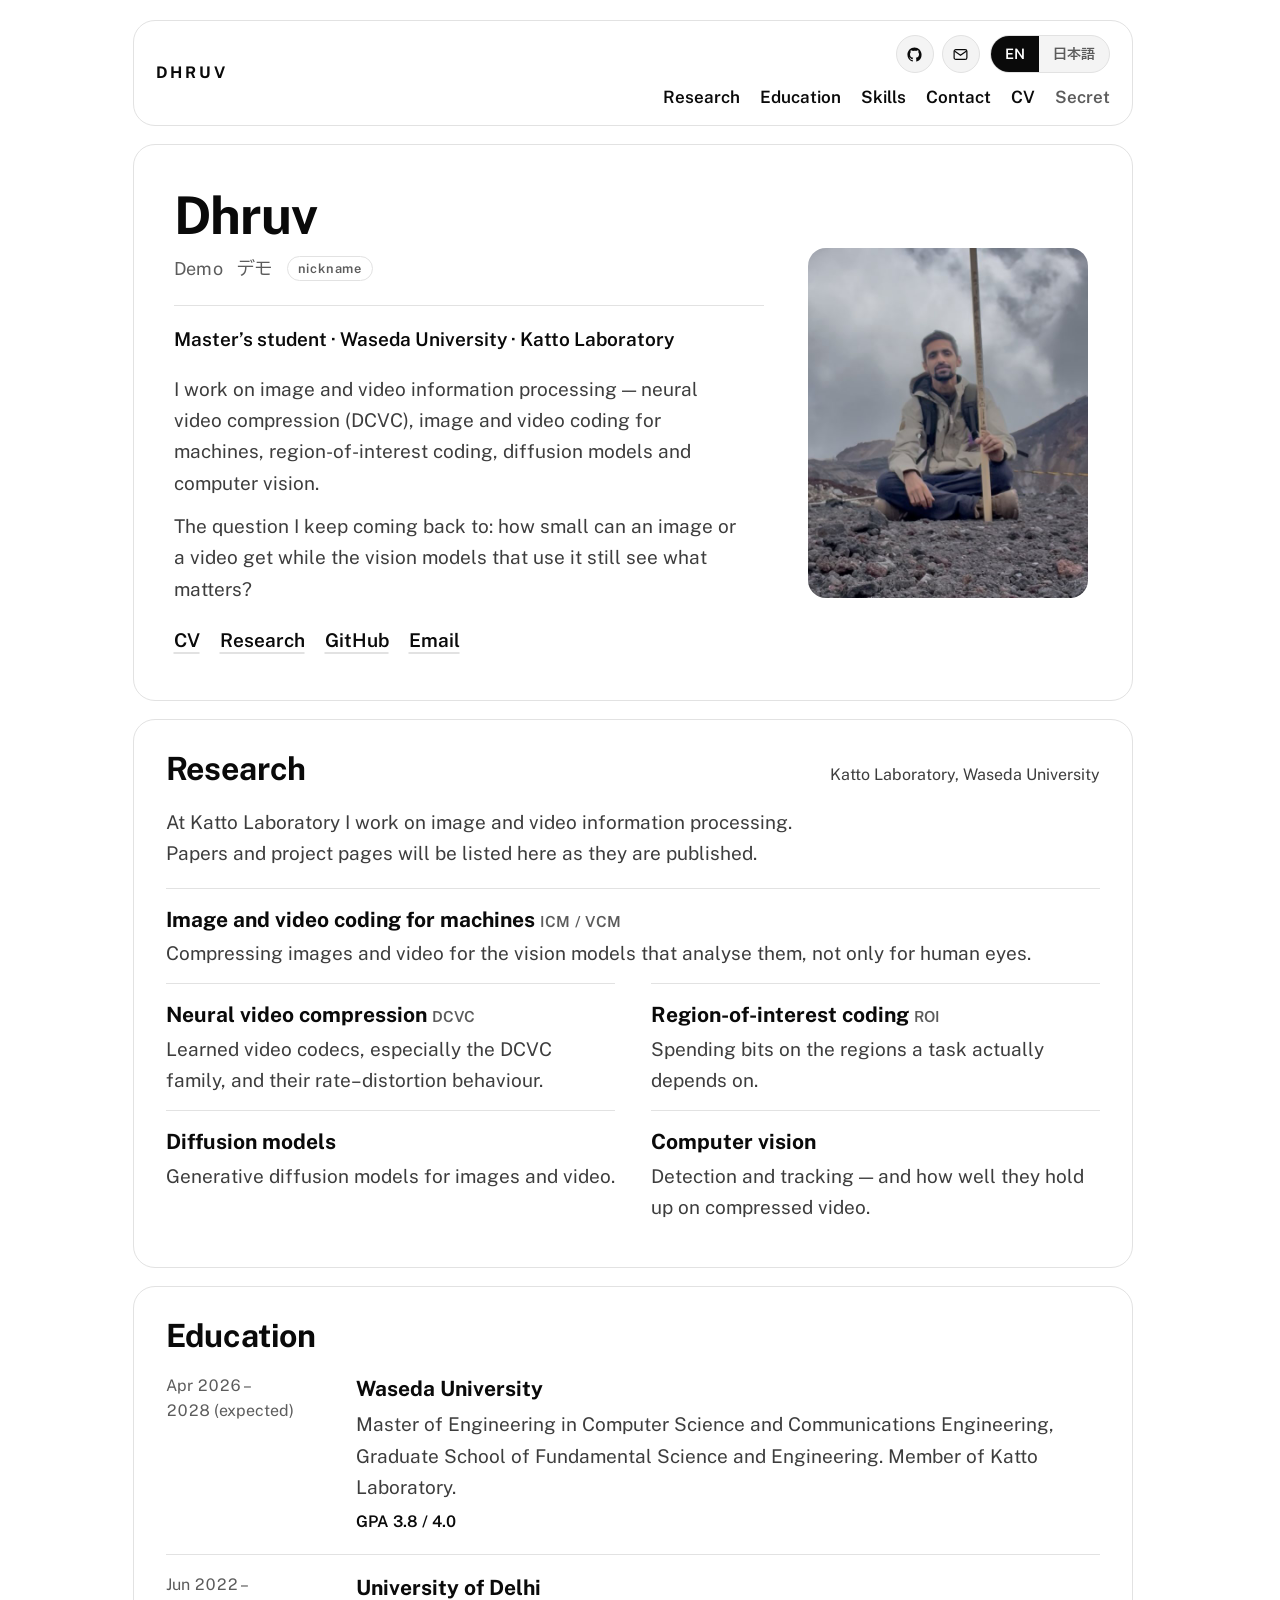
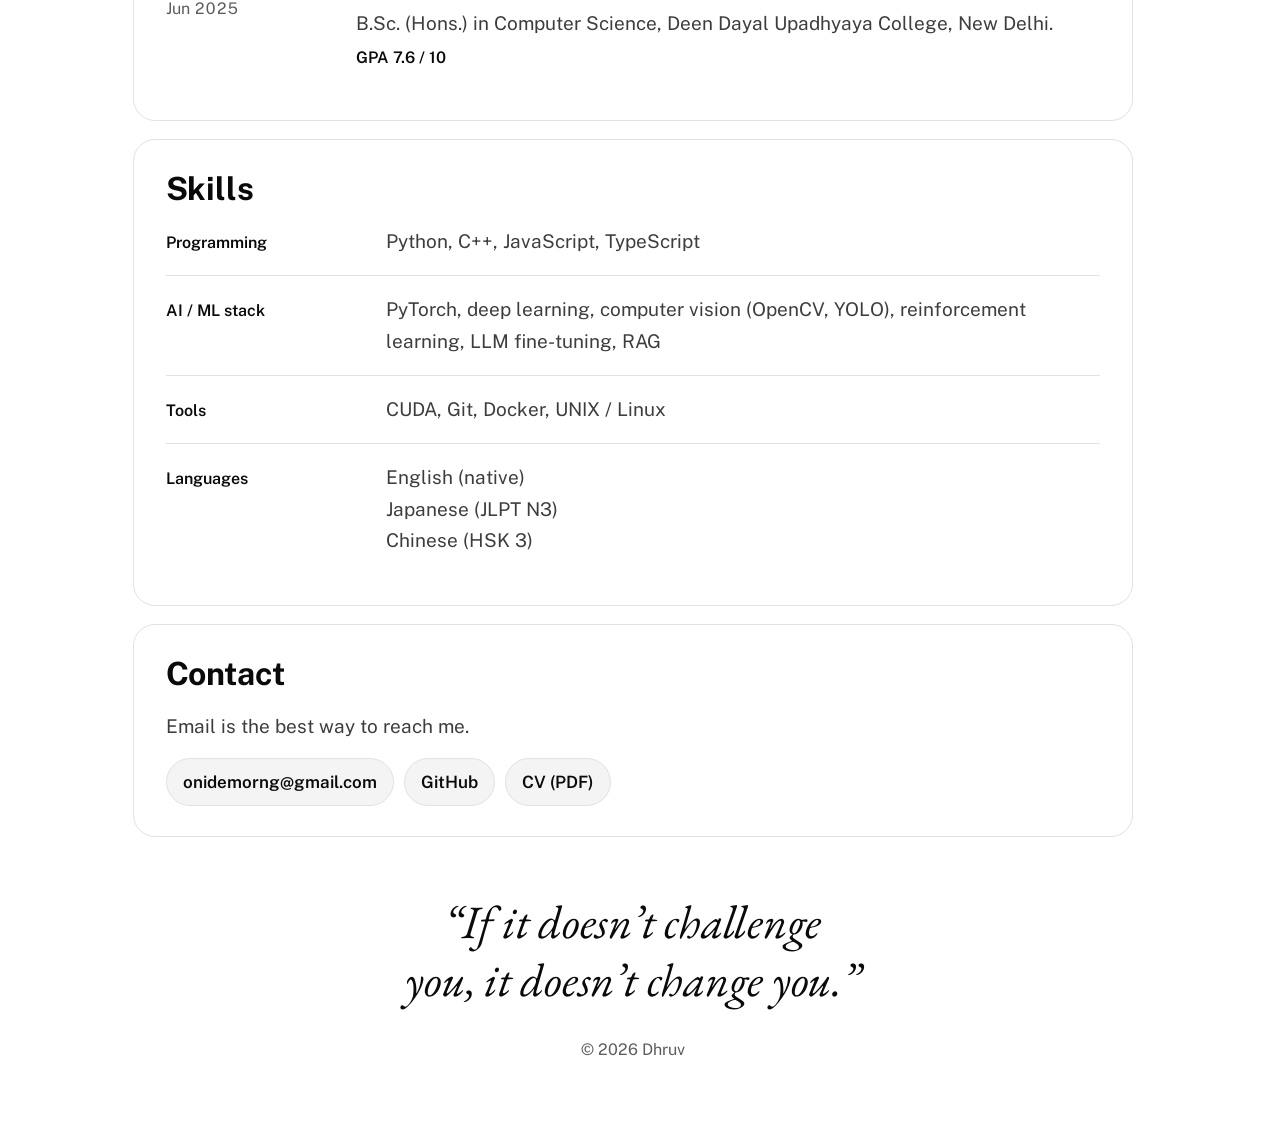
<file: index.html>
<!DOCTYPE html>
<html lang="en">
<head>
  <meta charset="UTF-8" />
  <meta name="viewport" content="width=device-width, initial-scale=1, viewport-fit=cover" />
  <title>Dhruv (Demo)</title>
  <meta name="description" content="Dhruv (nickname Demo, デモ) — master's student at Waseda University, Katto Laboratory. Image and video coding for machines, neural video compression (DCVC), ROI coding, diffusion models and computer vision." />
  <meta name="theme-color" content="#3b3b3b" />
  <meta name="color-scheme" content="dark" />
  <link rel="alternate" hreflang="en" href="https://demohatesrng1.github.io/demohatesrng1/" />
  <link rel="alternate" hreflang="ja" href="https://demohatesrng1.github.io/demohatesrng1/ja/" />
  <link rel="alternate" hreflang="x-default" href="https://demohatesrng1.github.io/demohatesrng1/" />
  <link rel="icon" href="favicon.svg" type="image/svg+xml" />
  <link rel="preconnect" href="https://fonts.googleapis.com" />
  <link rel="preconnect" href="https://fonts.gstatic.com" crossorigin />
  <link href="https://fonts.googleapis.com/css2?family=Public+Sans:wght@400;600;700&family=EB+Garamond:ital@1&display=swap" rel="stylesheet" />
  <link href="https://fonts.googleapis.com/css2?family=BIZ+UDPGothic&text=%E3%83%87%E3%83%A2&display=swap" rel="stylesheet" />
  <link rel="stylesheet" href="styles.css" />
</head>
<body>
  <a class="skip" href="#main">Skip to content</a>

  <div class="page-shell">
    <header class="topbar">
      <div class="topbar__identity">
        <p class="topbar__name"><a href="./">Dhruv</a></p>
      </div>

      <div class="topbar__right">
        <div class="topbar__tools">
          <div class="topbar__links" aria-label="External links">
            <a href="https://github.com/demohatesrng1" target="_blank" rel="noreferrer" aria-label="GitHub">
              <svg class="topbar__icon" viewBox="0 0 24 24" aria-hidden="true"><path fill="currentColor" d="M12 2C6.48 2 2 6.58 2 12.22c0 4.5 2.87 8.32 6.84 9.66.5.1.68-.22.68-.49 0-.24-.01-1.03-.01-1.87-2.78.62-3.37-1.21-3.37-1.21-.45-1.18-1.11-1.49-1.11-1.49-.91-.64.07-.63.07-.63 1 .07 1.53 1.06 1.53 1.06.9 1.57 2.35 1.12 2.92.86.09-.67.35-1.12.63-1.38-2.22-.26-4.55-1.14-4.55-5.09 0-1.13.39-2.05 1.03-2.78-.1-.26-.45-1.31.1-2.73 0 0 .84-.28 2.75 1.06A9.3 9.3 0 0 1 12 6.84c.85 0 1.71.12 2.51.36 1.91-1.34 2.75-1.06 2.75-1.06.55 1.42.2 2.47.1 2.73.64.73 1.03 1.65 1.03 2.78 0 3.96-2.33 4.82-4.56 5.08.36.32.68.94.68 1.9 0 1.37-.01 2.47-.01 2.81 0 .27.18.59.69.49A10.24 10.24 0 0 0 22 12.22C22 6.58 17.52 2 12 2Z"/></svg>
            </a>
            <a href="mailto:onidemorng@gmail.com" aria-label="Email">
              <svg class="topbar__icon" viewBox="0 0 24 24" aria-hidden="true" fill="none" stroke="currentColor" stroke-width="1.7"><rect x="3" y="5" width="18" height="14" rx="2.5"/><path d="m3.5 7 8.5 6 8.5-6"/></svg>
            </a>
          </div>
          <nav class="lang" aria-label="Language">
            <a href="./" hreflang="en" lang="en" aria-current="page">EN</a>
            <a href="ja/" hreflang="ja" lang="ja">日本語</a>
          </nav>
        </div>

        <nav class="topbar__nav" aria-label="Primary">
          <a href="#research">Research</a>
          <a href="#education">Education</a>
          <a href="#skills">Skills</a>
          <a href="#contact">Contact</a>
          <a href="cv.html">CV</a>
          <a href="proposal.html" class="nav-secret" title="a little surprise">Secret</a>
        </nav>
      </div>
    </header>

    <main id="main">
      <section class="hero hero--home" id="about" aria-label="About">
        <div>
          <h1 class="hero__name">Dhruv</h1>
          <p class="hero__aka"><span>Demo</span><span lang="ja">デモ</span><span class="hero__aka-label">nickname</span></p>
          <p class="hero__role">Master’s student · Waseda University · Katto Laboratory</p>
          <p class="hero__lead">
            I work on image and video information processing — neural video compression (DCVC),
            image and video coding for machines, region-of-interest coding, diffusion models and
            computer vision.
          </p>
          <p class="hero__lead">
            The question I keep coming back to: how small can an image or a video get while the
            vision models that use it still see what matters?
          </p>
          <div class="hero__meta-links">
            <a href="cv.html">CV</a>
            <a href="#research">Research</a>
            <a href="https://github.com/demohatesrng1" target="_blank" rel="noreferrer">GitHub</a>
            <a href="mailto:onidemorng@gmail.com">Email</a>
          </div>
        </div>
        <figure class="hero__portrait">
          <img src="assets/portrait.jpg" alt="Dhruv sitting on volcanic gravel under a cloudy sky, holding a walking stick" width="640" height="800" />
        </figure>
      </section>

      <section class="card" id="research">
        <div class="section-heading">
          <h2>Research</h2>
          <p class="section-heading__note">Katto Laboratory, Waseda University</p>
        </div>
        <p class="intro">
          At Katto Laboratory I work on image and video information processing. Papers and project
          pages will be listed here as they are published.
        </p>
        <div class="areas">
          <article class="area area--lead">
            <h3>Image and video coding for machines <span class="status">ICM / VCM</span></h3>
            <p>Compressing images and video for the vision models that analyse them, not only for human eyes.</p>
          </article>
          <article class="area">
            <h3>Neural video compression <span class="status">DCVC</span></h3>
            <p>Learned video codecs, especially the DCVC family, and their rate–distortion behaviour.</p>
          </article>
          <article class="area">
            <h3>Region-of-interest coding <span class="status">ROI</span></h3>
            <p>Spending bits on the regions a task actually depends on.</p>
          </article>
          <article class="area">
            <h3>Diffusion models</h3>
            <p>Generative diffusion models for images and video.</p>
          </article>
          <article class="area">
            <h3>Computer vision</h3>
            <p>Detection and tracking — and how well they hold up on compressed video.</p>
          </article>
        </div>
      </section>

      <section class="card" id="education">
        <div class="section-heading">
          <h2>Education</h2>
        </div>
        <div class="rows">
          <article class="row">
            <p class="row__meta">Apr 2026 –<br />2028 (expected)</p>
            <div class="row__body">
              <h3>Waseda University</h3>
              <p>
                Master of Engineering in Computer Science and Communications Engineering,
                Graduate School of Fundamental Science and Engineering.
                Member of Katto Laboratory.
              </p>
              <p class="row__sub">GPA 3.8 / 4.0</p>
            </div>
          </article>
          <article class="row">
            <p class="row__meta">Jun 2022 –<br />Jun 2025</p>
            <div class="row__body">
              <h3>University of Delhi</h3>
              <p>B.Sc. (Hons.) in Computer Science, Deen Dayal Upadhyaya College, New Delhi.</p>
              <p class="row__sub">GPA 7.6 / 10</p>
            </div>
          </article>
        </div>
      </section>

      <section class="card" id="skills">
        <div class="section-heading">
          <h2>Skills</h2>
        </div>
        <div class="rows">
          <div class="row row--skills">
            <p class="row__meta">Programming</p>
            <div class="row__body"><p>Python, C++, JavaScript, TypeScript</p></div>
          </div>
          <div class="row row--skills">
            <p class="row__meta">AI / ML stack</p>
            <div class="row__body"><p>PyTorch, deep learning, computer vision (OpenCV, YOLO), reinforcement learning, LLM fine-tuning, RAG</p></div>
          </div>
          <div class="row row--skills">
            <p class="row__meta">Tools</p>
            <div class="row__body"><p>CUDA, Git, Docker, UNIX / Linux</p></div>
          </div>
          <div class="row row--skills">
            <p class="row__meta">Languages</p>
            <div class="row__body"><p>English (native)<br />Japanese (JLPT N3)<br />Chinese (HSK 3)</p></div>
          </div>
        </div>
      </section>

      <section class="card" id="contact">
        <div class="section-heading">
          <h2>Contact</h2>
        </div>
        <p>Email is the best way to reach me.</p>
        <div class="contact-line">
          <div class="hero__links">
            <a href="mailto:onidemorng@gmail.com">onidemorng@gmail.com</a>
            <a href="https://github.com/demohatesrng1" target="_blank" rel="noreferrer">GitHub</a>
            <a href="cv.html">CV (PDF)</a>
          </div>
        </div>
      </section>
    </main>

    <section class="motto" aria-label="Motto">
      <p>If it doesn’t challenge you, it doesn’t change you.</p>
    </section>

    <footer class="footer">
      <p>© 2026 Dhruv</p>
    </footer>
  </div>
</body>
</html>
</file>
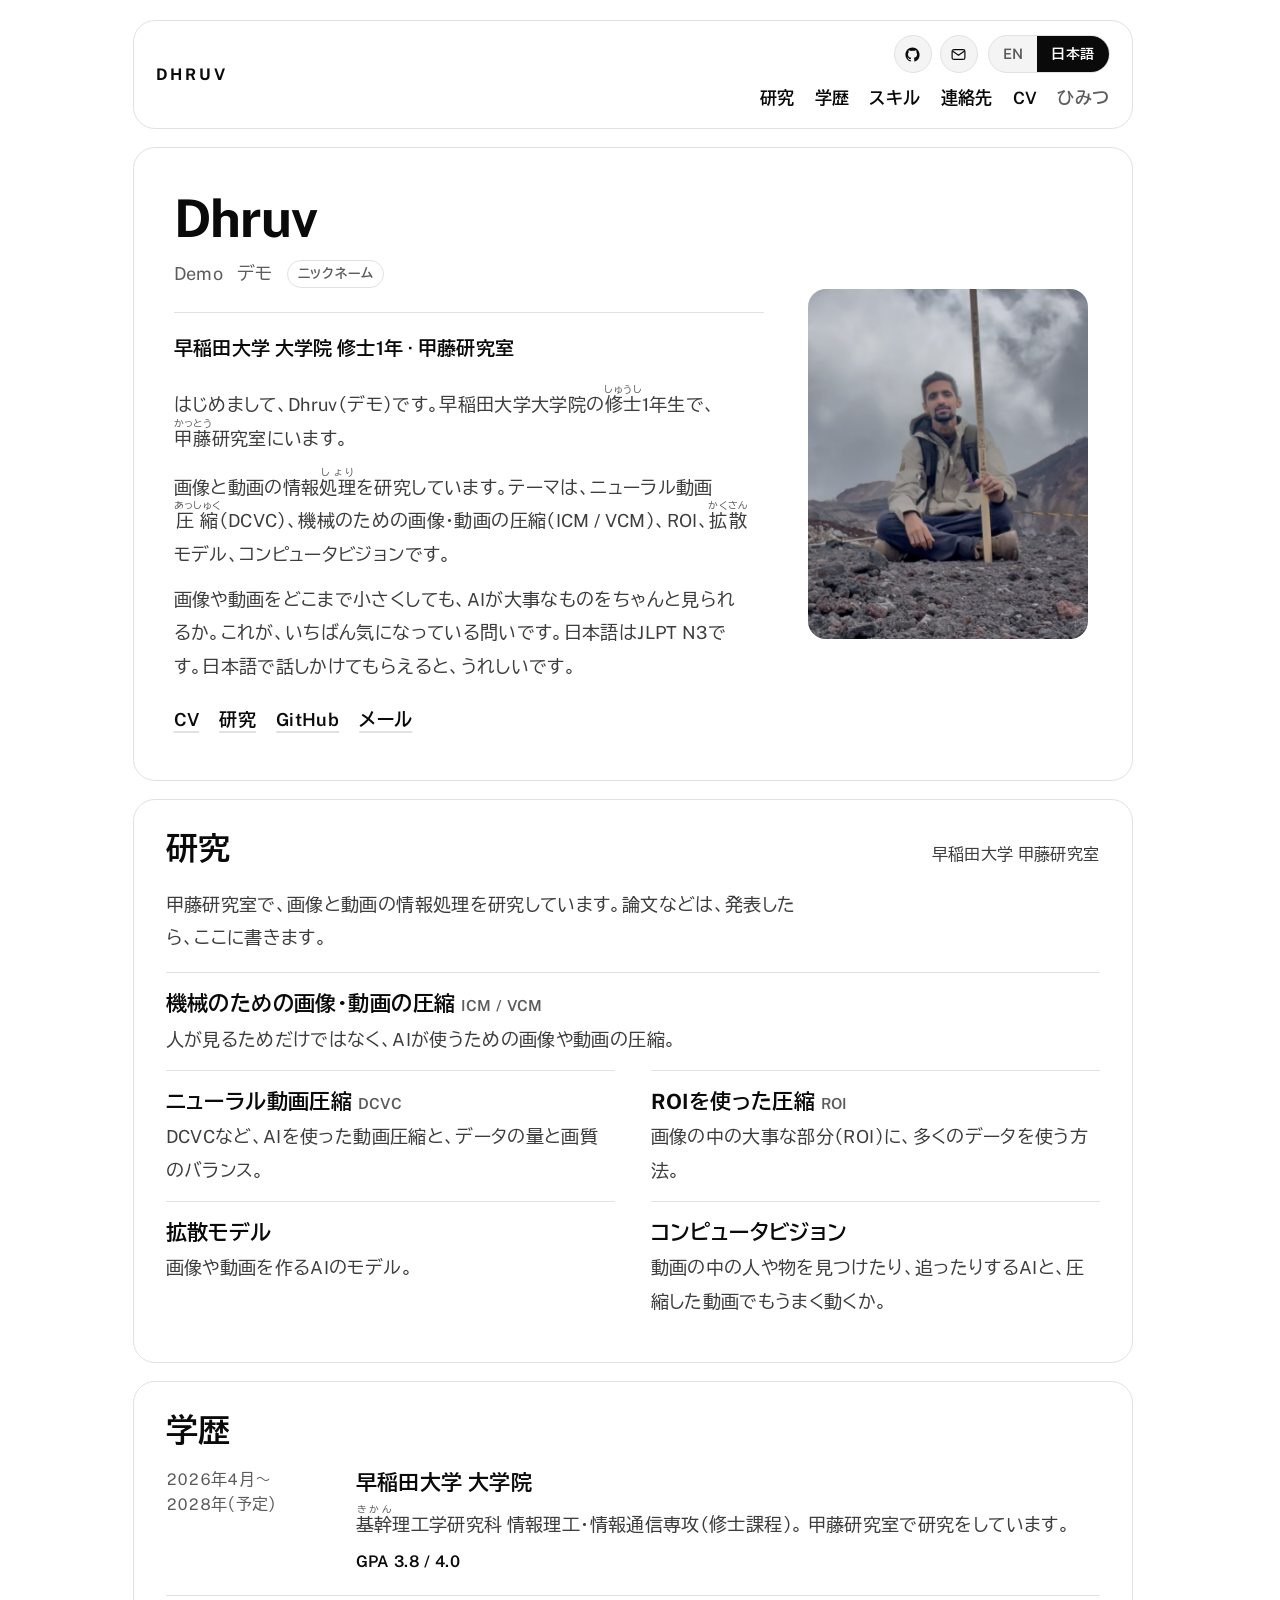
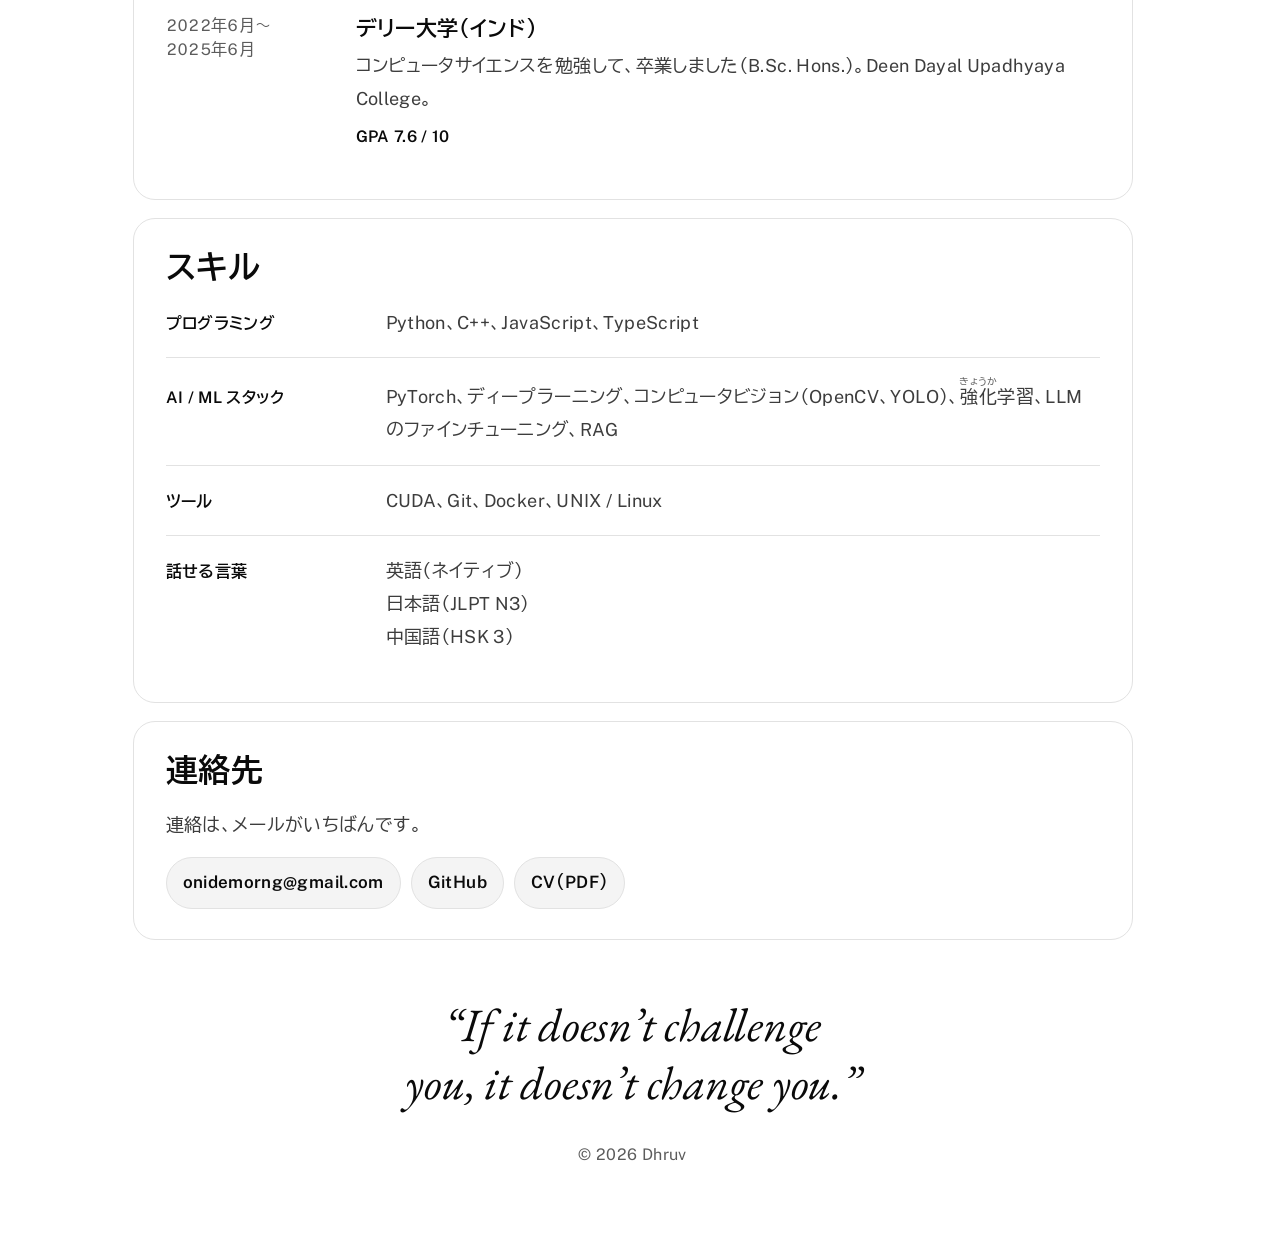
<file: ja/index.html>
<!DOCTYPE html>
<html lang="ja">
<head>
  <meta charset="UTF-8" />
  <meta name="viewport" content="width=device-width, initial-scale=1, viewport-fit=cover" />
  <title>Dhruv（デモ）</title>
  <meta name="description" content="早稲田大学大学院（甲藤研究室）の修士1年、Dhruv（デモ）のページです。画像と動画の情報処理（ニューラル動画圧縮、機械のための画像・動画圧縮、ROI、拡散モデル、コンピュータビジョン）を研究しています。" />
  <meta name="theme-color" content="#3b3b3b" />
  <meta name="color-scheme" content="dark" />
  <link rel="alternate" hreflang="en" href="https://demohatesrng1.github.io/demohatesrng1/" />
  <link rel="alternate" hreflang="ja" href="https://demohatesrng1.github.io/demohatesrng1/ja/" />
  <link rel="alternate" hreflang="x-default" href="https://demohatesrng1.github.io/demohatesrng1/" />
  <link rel="icon" href="../favicon.svg" type="image/svg+xml" />
  <link rel="preconnect" href="https://fonts.googleapis.com" />
  <link rel="preconnect" href="https://fonts.gstatic.com" crossorigin />
  <link href="https://fonts.googleapis.com/css2?family=Public+Sans:wght@400;600;700&family=BIZ+UDPGothic:wght@400;700&family=EB+Garamond:ital@1&display=swap" rel="stylesheet" />
  <link rel="stylesheet" href="../styles.css" />
</head>
<body>
  <a class="skip" href="#main">本文へ</a>

  <div class="page-shell">
    <header class="topbar">
      <div class="topbar__identity">
        <p class="topbar__name" lang="en"><a href="./">Dhruv</a></p>
      </div>

      <div class="topbar__right">
        <div class="topbar__tools">
          <div class="topbar__links" aria-label="外部リンク">
            <a href="https://github.com/demohatesrng1" target="_blank" rel="noreferrer" aria-label="GitHub">
              <svg class="topbar__icon" viewBox="0 0 24 24" aria-hidden="true"><path fill="currentColor" d="M12 2C6.48 2 2 6.58 2 12.22c0 4.5 2.87 8.32 6.84 9.66.5.1.68-.22.68-.49 0-.24-.01-1.03-.01-1.87-2.78.62-3.37-1.21-3.37-1.21-.45-1.18-1.11-1.49-1.11-1.49-.91-.64.07-.63.07-.63 1 .07 1.53 1.06 1.53 1.06.9 1.57 2.35 1.12 2.92.86.09-.67.35-1.12.63-1.38-2.22-.26-4.55-1.14-4.55-5.09 0-1.13.39-2.05 1.03-2.78-.1-.26-.45-1.31.1-2.73 0 0 .84-.28 2.75 1.06A9.3 9.3 0 0 1 12 6.84c.85 0 1.71.12 2.51.36 1.91-1.34 2.75-1.06 2.75-1.06.55 1.42.2 2.47.1 2.73.64.73 1.03 1.65 1.03 2.78 0 3.96-2.33 4.82-4.56 5.08.36.32.68.94.68 1.9 0 1.37-.01 2.47-.01 2.81 0 .27.18.59.69.49A10.24 10.24 0 0 0 22 12.22C22 6.58 17.52 2 12 2Z"/></svg>
            </a>
            <a href="mailto:onidemorng@gmail.com" aria-label="メール">
              <svg class="topbar__icon" viewBox="0 0 24 24" aria-hidden="true" fill="none" stroke="currentColor" stroke-width="1.7"><rect x="3" y="5" width="18" height="14" rx="2.5"/><path d="m3.5 7 8.5 6 8.5-6"/></svg>
            </a>
          </div>
          <nav class="lang" aria-label="言語">
            <a href="../" hreflang="en" lang="en">EN</a>
            <a href="./" hreflang="ja" lang="ja" aria-current="page">日本語</a>
          </nav>
        </div>

        <nav class="topbar__nav" aria-label="メニュー">
          <a href="#research">研究</a>
          <a href="#education">学歴</a>
          <a href="#skills">スキル</a>
          <a href="#contact">連絡先</a>
          <a href="cv.html">CV</a>
          <a href="../proposal.html" class="nav-secret" title="ちょっとしたサプライズ">ひみつ</a>
        </nav>
      </div>
    </header>

    <main id="main">
      <section class="hero hero--home" id="about" aria-label="自己紹介">
        <div>
          <h1 class="hero__name" lang="en">Dhruv</h1>
          <p class="hero__aka"><span lang="en">Demo</span><span>デモ</span><span class="hero__aka-label">ニックネーム</span></p>
          <p class="hero__role">早稲田大学 大学院 修士1年 · 甲藤研究室</p>
          <p class="hero__lead">
            はじめまして、Dhruv（デモ）です。早稲田大学大学院の<ruby>修士<rt>しゅうし</rt></ruby>1年生で、<ruby>甲藤<rt>かっとう</rt></ruby>研究室にいます。
          </p>
          <p class="hero__lead">
            画像と動画の情報<ruby>処理<rt>しょり</rt></ruby>を研究しています。テーマは、ニューラル動画<ruby>圧縮<rt>あっしゅく</rt></ruby>（DCVC）、機械のための画像・動画の圧縮（ICM / VCM）、ROI、<ruby>拡散<rt>かくさん</rt></ruby>モデル、コンピュータビジョンです。
          </p>
          <p class="hero__lead">
            画像や動画をどこまで小さくしても、AIが大事なものをちゃんと見られるか。これが、いちばん気になっている問いです。日本語はJLPT N3です。日本語で話しかけてもらえると、うれしいです。
          </p>
          <div class="hero__meta-links">
            <a href="cv.html">CV</a>
            <a href="#research">研究</a>
            <a href="https://github.com/demohatesrng1" target="_blank" rel="noreferrer">GitHub</a>
            <a href="mailto:onidemorng@gmail.com">メール</a>
          </div>
        </div>
        <figure class="hero__portrait">
          <img src="../assets/portrait.jpg" alt="くもり空の下で、つえを持って座っているDhruv" width="640" height="800" />
        </figure>
      </section>

      <section class="card" id="research">
        <div class="section-heading">
          <h2>研究</h2>
          <p class="section-heading__note">早稲田大学 甲藤研究室</p>
        </div>
        <p class="intro">
          甲藤研究室で、画像と動画の情報処理を研究しています。論文などは、発表したら、ここに書きます。
        </p>
        <div class="areas">
          <article class="area area--lead">
            <h3>機械のための画像・動画の圧縮 <span class="status">ICM / VCM</span></h3>
            <p>人が見るためだけではなく、AIが使うための画像や動画の圧縮。</p>
          </article>
          <article class="area">
            <h3>ニューラル動画圧縮 <span class="status">DCVC</span></h3>
            <p>DCVCなど、AIを使った動画圧縮と、データの量と画質のバランス。</p>
          </article>
          <article class="area">
            <h3>ROIを使った圧縮 <span class="status">ROI</span></h3>
            <p>画像の中の大事な部分（ROI）に、多くのデータを使う方法。</p>
          </article>
          <article class="area">
            <h3>拡散モデル</h3>
            <p>画像や動画を作るAIのモデル。</p>
          </article>
          <article class="area">
            <h3>コンピュータビジョン</h3>
            <p>動画の中の人や物を見つけたり、追ったりするAIと、圧縮した動画でもうまく動くか。</p>
          </article>
        </div>
      </section>

      <section class="card" id="education">
        <div class="section-heading">
          <h2>学歴</h2>
        </div>
        <div class="rows">
          <article class="row">
            <p class="row__meta">2026年4月〜<br />2028年（予定）</p>
            <div class="row__body">
              <h3>早稲田大学 大学院</h3>
              <p>
                <ruby>基幹<rt>きかん</rt></ruby>理工学研究科 情報理工・情報通信専攻（修士課程）。
                甲藤研究室で研究をしています。
              </p>
              <p class="row__sub">GPA 3.8 / 4.0</p>
            </div>
          </article>
          <article class="row">
            <p class="row__meta">2022年6月〜<br />2025年6月</p>
            <div class="row__body">
              <h3>デリー大学（インド）</h3>
              <p>コンピュータサイエンスを勉強して、卒業しました（B.Sc. Hons.）。Deen Dayal Upadhyaya College。</p>
              <p class="row__sub">GPA 7.6 / 10</p>
            </div>
          </article>
        </div>
      </section>

      <section class="card" id="skills">
        <div class="section-heading">
          <h2>スキル</h2>
        </div>
        <div class="rows">
          <div class="row row--skills">
            <p class="row__meta">プログラミング</p>
            <div class="row__body"><p>Python、C++、JavaScript、TypeScript</p></div>
          </div>
          <div class="row row--skills">
            <p class="row__meta">AI / ML スタック</p>
            <div class="row__body"><p>PyTorch、ディープラーニング、コンピュータビジョン（OpenCV、YOLO）、<ruby>強化<rt>きょうか</rt></ruby>学習、LLMのファインチューニング、RAG</p></div>
          </div>
          <div class="row row--skills">
            <p class="row__meta">ツール</p>
            <div class="row__body"><p>CUDA、Git、Docker、UNIX / Linux</p></div>
          </div>
          <div class="row row--skills">
            <p class="row__meta">話せる言葉</p>
            <div class="row__body"><p>英語（ネイティブ）<br />日本語（JLPT N3）<br />中国語（HSK 3）</p></div>
          </div>
        </div>
      </section>

      <section class="card" id="contact">
        <div class="section-heading">
          <h2>連絡先</h2>
        </div>
        <p>連絡は、メールがいちばんです。</p>
        <div class="contact-line">
          <div class="hero__links">
            <a href="mailto:onidemorng@gmail.com">onidemorng@gmail.com</a>
            <a href="https://github.com/demohatesrng1" target="_blank" rel="noreferrer">GitHub</a>
            <a href="cv.html">CV（PDF）</a>
          </div>
        </div>
      </section>
    </main>

    <section class="motto" aria-label="モットー" lang="en">
      <p>If it doesn’t challenge you, it doesn’t change you.</p>
    </section>

    <footer class="footer">
      <p>© 2026 Dhruv</p>
    </footer>
  </div>
</body>
</html>
</file>
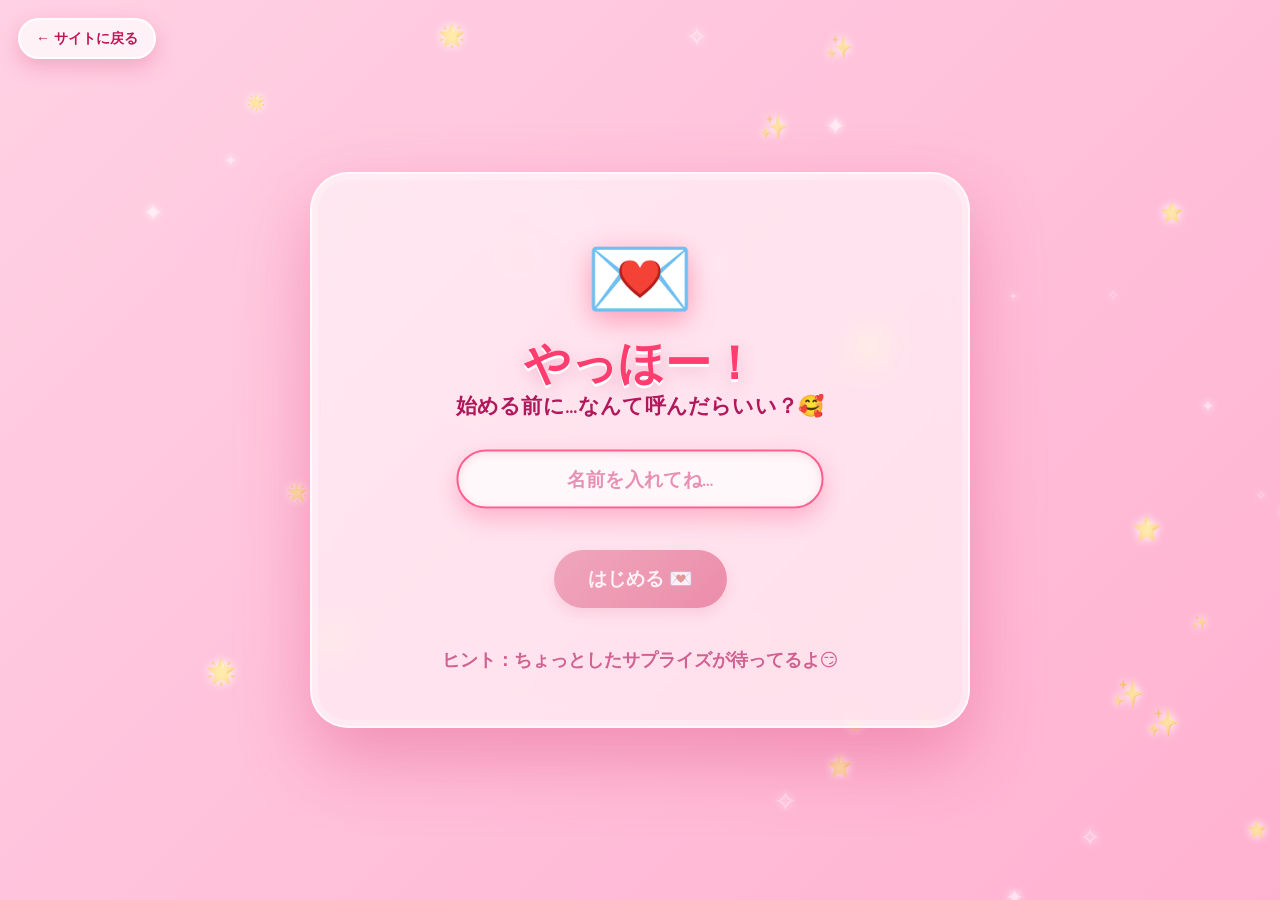
<file: proposal.html>
<!DOCTYPE html>
<html lang="ja">
<head>
<meta charset="UTF-8" />
<meta name="viewport" content="width=device-width, initial-scale=1.0" />
<meta name="robots" content="noindex" />
<title>ねえ、ちょっと聞いてもいい？💌</title>
<link rel="icon" href="data:image/svg+xml,%3Csvg xmlns='http://www.w3.org/2000/svg' width='32' height='32' viewBox='0 0 32 32'%3E%3Ctext y='26' font-size='26'%3E%F0%9F%92%96%3C/text%3E%3C/svg%3E" />
<link rel="preconnect" href="https://fonts.googleapis.com">
<link rel="preconnect" href="https://fonts.gstatic.com" crossorigin>
<link href="https://fonts.googleapis.com/css2?family=Pacifico&family=Quicksand:wght@500;600;700&display=swap" rel="stylesheet">
<style>
  :root{
    --pink:#ff7eb3;
    --pink-soft:#ffb6d5;
    --red:#ff3d6e;
    --deep:#d6336c;
    --cream:#fff0f6;
  }
  *{ box-sizing:border-box; margin:0; padding:0; }
  html,body{ height:100%; }
  body{
    font-family:'Quicksand',system-ui,sans-serif;
    min-height:100vh;
    overflow:hidden;
    background:linear-gradient(135deg,#ffd1e3 0%, #ffb0cf 35%, #ff8fc0 70%, #ff6fae 100%);
    background-size:300% 300%;
    animation:bgShift 14s ease infinite;
    display:flex;
    align-items:center;
    justify-content:center;
    position:relative;
    text-align:center;
    color:#7a0030;
    -webkit-tap-highlight-color:transparent;
  }
  @keyframes bgShift{
    0%{ background-position:0% 50%; }
    50%{ background-position:100% 50%; }
    100%{ background-position:0% 50%; }
  }

  /* floating hearts + stars layer */
  .sky{ position:fixed; inset:0; overflow:hidden; pointer-events:none; z-index:1; }
  .float{
    position:absolute;
    bottom:-60px;
    font-size:24px;
    opacity:0;
    will-change:transform,opacity;
    animation:rise linear forwards;
    filter:drop-shadow(0 4px 6px rgba(214,51,108,.25));
  }
  @keyframes rise{
    0%{ transform:translateY(0) rotate(0deg) scale(.6); opacity:0; }
    10%{ opacity:.95; }
    90%{ opacity:.9; }
    100%{ transform:translateY(-115vh) rotate(360deg) scale(1.1); opacity:0; }
  }
  .twinkle{
    position:absolute;
    color:#fff6;
    animation:tw 2.4s ease-in-out infinite;
    text-shadow:0 0 8px #fff;
  }
  @keyframes tw{
    0%,100%{ opacity:.15; transform:scale(.7); }
    50%{ opacity:1; transform:scale(1.25); }
  }

  /* the card */
  .card{
    position:relative;
    z-index:5;
    width:min(94vw,660px);
    padding:58px 46px 54px;
    border-radius:38px;
    background:rgba(255,255,255,.55);
    backdrop-filter:blur(14px);
    -webkit-backdrop-filter:blur(14px);
    border:2px solid rgba(255,255,255,.75);
    box-shadow:0 30px 70px rgba(214,51,108,.35), inset 0 0 0 6px rgba(255,255,255,.25);
    animation:pop .7s cubic-bezier(.2,1.3,.4,1) both, floatCard 6s ease-in-out 1s infinite;
  }
  @keyframes pop{ 0%{ transform:scale(.7); opacity:0; } 100%{ transform:scale(1); opacity:1; } }
  @keyframes floatCard{ 0%,100%{ transform:translateY(0); } 50%{ transform:translateY(-10px); } }

  .bigheart{
    font-size:88px;
    line-height:1;
    display:inline-block;
    animation:beat 1.1s ease-in-out infinite;
    filter:drop-shadow(0 8px 14px rgba(255,61,110,.45));
  }
  @keyframes beat{
    0%,100%{ transform:scale(1); }
    15%{ transform:scale(1.22); }
    30%{ transform:scale(.96); }
    45%{ transform:scale(1.12); }
  }

  .q{
    font-family:'Pacifico',cursive;
    font-size:clamp(30px,7vw,46px);
    color:var(--red);
    margin:14px 0 6px;
    line-height:1.15;
    text-shadow:0 3px 0 #fff, 0 6px 18px rgba(214,51,108,.3);
  }
  .sub{
    font-weight:600;
    font-size:21px;
    color:#b1175a;
    margin-bottom:30px;
    letter-spacing:.2px;
  }

  /* buttons */
  .btns{
    position:relative;
    display:flex;
    gap:18px;
    align-items:center;
    justify-content:center;
    min-height:90px;
    flex-wrap:wrap;
  }
  button{
    font-family:'Quicksand',sans-serif;
    font-weight:700;
    border:none;
    cursor:pointer;
    border-radius:999px;
    padding:16px 34px;
    font-size:19px;
    transition:transform .18s cubic-bezier(.2,1.3,.4,1), box-shadow .2s;
    -webkit-tap-highlight-color:transparent;
    user-select:none;
  }
  #yes{
    background:linear-gradient(135deg,#ff5f8f,#ff2d6a);
    color:#fff;
    box-shadow:0 12px 26px rgba(255,45,106,.5);
    transform-origin:center;
    will-change:transform;
    position:relative;
    z-index:6;
  }
  #yes:hover{ filter:brightness(1.05); }
  #yes:active{ transform:scale(var(--yesScale,1)) translateY(2px); }

  #no{
    background:#fff;
    color:#c01754;
    box-shadow:0 8px 18px rgba(214,51,108,.25);
    border:2px solid #ffd0e2;
    will-change:left,top,transform;
  }
  #no.run{ position:fixed; z-index:9; margin:0;
    transition:left .16s ease-out, top .16s ease-out, transform .18s cubic-bezier(.2,1.3,.4,1); }

  /* full-screen heart burst overlay */
  .burst{ position:fixed; inset:0; z-index:50; pointer-events:none; }
  .burst span{
    position:absolute;
    font-size:30px;
    animation:fly .9s ease-out forwards;
  }
  @keyframes fly{
    0%{ transform:translate(0,0) scale(.4); opacity:1; }
    100%{ transform:translate(var(--tx),var(--ty)) scale(1.3); opacity:0; }
  }

  .hint{
    margin-top:24px;
    font-size:18px;
    font-weight:600;
    color:#c64b80;
    opacity:.85;
  }

  /* little nav back to the main site */
  .home-link{
    position:fixed; top:18px; left:18px; z-index:40;
    display:inline-flex; align-items:center; gap:7px;
    font-family:'Quicksand',sans-serif; font-weight:700; font-size:14px;
    text-decoration:none; color:#c01754;
    background:rgba(255,255,255,.72);
    backdrop-filter:blur(8px); -webkit-backdrop-filter:blur(8px);
    padding:9px 16px; border-radius:999px;
    border:2px solid rgba(255,255,255,.85);
    box-shadow:0 8px 20px rgba(214,51,108,.25);
    transition:transform .18s, background .18s;
  }
  .home-link:hover{ transform:translateX(-2px) scale(1.05); background:#fff; }

  /* name screen input + button */
  #nameInput{
    font-family:'Quicksand',sans-serif; font-weight:600; font-size:19px;
    text-align:center; color:#a8174f;
    width:min(84%,360px); display:block; margin:4px auto 26px;
    padding:15px 22px;
    border:2px solid rgba(255,255,255,.85); border-radius:999px;
    background:rgba(255,255,255,.72);
    box-shadow:inset 0 2px 8px rgba(214,51,108,.12), 0 8px 18px rgba(214,51,108,.15);
    outline:none; transition:border .2s, box-shadow .2s, transform .2s;
  }
  #nameInput::placeholder{ color:#e890b4; font-weight:600; }
  #nameInput:focus{
    border-color:#ff5f8f; transform:scale(1.02);
    box-shadow:inset 0 2px 8px rgba(214,51,108,.15), 0 10px 24px rgba(255,45,106,.28);
  }
  #goBtn{
    background:linear-gradient(135deg,#ff5f8f,#ff2d6a); color:#fff;
    box-shadow:0 12px 26px rgba(255,45,106,.5);
  }
  #goBtn:hover{ filter:brightness(1.05); transform:translateY(-2px); }
  #goBtn:disabled{
    opacity:.5; cursor:not-allowed; filter:grayscale(.25);
    transform:none; box-shadow:0 6px 14px rgba(255,45,106,.25);
  }
  [hidden]{ display:none !important; }
</style>
</head>
<body>

  <a class="home-link" href="ja/">← サイトに戻る</a>

  <div class="sky" id="sky" aria-hidden="true"></div>

  <main class="card" id="nameCard">
    <div class="bigheart">💌</div>
    <h1 class="q">やっほー！</h1>
    <p class="sub">始める前に…なんて呼んだらいい？🥰</p>

    <input id="nameInput" type="text" maxlength="40" placeholder="名前を入れてね…"
           autocomplete="off" autocapitalize="words" />

    <div class="btns">
      <button id="goBtn" type="button" disabled>はじめる 💌</button>
    </div>

    <p class="hint">ヒント：ちょっとしたサプライズが待ってるよ😏</p>
  </main>

  <main class="card" id="proposalCard" hidden>
    <div class="bigheart">💖</div>
    <h1 class="q">ずっと好きでした。デートしてくれませんか？</h1>
    <p class="sub" id="subLine">正直に答えてね… 🥺👉👈</p>

    <div class="btns" id="btns">
      <button id="yes" type="button">はい 💘</button>
      <button id="no" type="button">いいえ</button>
    </div>

    <p class="hint">ヒント：「いいえ」ボタンはちょっと恥ずかしがり屋さんみたい😏</p>
  </main>

<script>
  /* ===================================================================
       📨  GET NOTIFIED WHEN SOMEONE SAYS YES
       1. Go to  https://web3forms.com
       2. Enter your email (demohatesrng@gmail.com) and submit
       3. Copy the "Access Key" they email you and paste it between the
          quotes below (replace YOUR_ACCESS_KEY_HERE — keep the quotes)
     =================================================================== */
  const WEB3FORMS_ACCESS_KEY = "5c1fc42e-e543-434b-8e0d-c46c6361c696";
  /* =================================================================== */

  let guestName  = "";
  let gameActive = false;

  /* ---------- floating hearts + twinkling stars ---------- */
  const sky = document.getElementById('sky');
  const hearts = ['💗','💖','💕','❤️','💓','🩷','💞','💘'];
  const stars  = ['✦','✧','⭐','🌟','✨'];

  function spawnFloat(){
    const el = document.createElement('div');
    el.className = 'float';
    el.textContent = hearts[Math.random()*hearts.length|0];
    el.style.left = Math.random()*100 + 'vw';
    const dur = 6 + Math.random()*7;
    el.style.animationDuration = dur + 's';
    el.style.fontSize = (16 + Math.random()*26) + 'px';
    sky.appendChild(el);
    setTimeout(()=>el.remove(), dur*1000);
  }
  setInterval(spawnFloat, 320);
  for(let i=0;i<14;i++) setTimeout(spawnFloat, i*180);

  function spawnStars(){
    for(let i=0;i<40;i++){
      const s = document.createElement('div');
      s.className = 'twinkle';
      s.textContent = stars[Math.random()*stars.length|0];
      s.style.left = Math.random()*100 + 'vw';
      s.style.top  = Math.random()*100 + 'vh';
      s.style.fontSize = (10 + Math.random()*18) + 'px';
      s.style.animationDelay = (Math.random()*2.4) + 's';
      sky.appendChild(s);
    }
  }
  spawnStars();

  /* ---------- the runaway "No" + growing "Yes" ---------- */
  const yes = document.getElementById('yes');
  const no  = document.getElementById('no');
  const noLines = [
    'いいえ',
    '本当に？🥺',
    'ほんとに？？😮',
    'もう一回考えて！💭',
    'お願い〜🥹',
    'いじわるしないで😭',
    '最後のチャンス！💔',
    '捕まえられないよ〜😝',
    '「はい」って言って🙈',
    'もう一度考えて？🌷'
  ];

  let yesScale = 1, dodges = 0, lastHop = 0;
  let curX = 0, curY = 0, attached = false;
  const SAFE = 115;   // how close the cursor may get before it bolts
  const PAD  = 18;    // keep this much gap from every screen edge

  function clamp(v, lo, hi){ return Math.max(lo, Math.min(hi, v)); }

  // switch to fixed positioning exactly where it currently sits (no visual jump)
  function detach(){
    if(attached) return;
    const r = no.getBoundingClientRect();
    curX = r.left; curY = r.top;
    no.style.left = curX + 'px';
    no.style.top  = curY + 'px';
    no.classList.add('run');
    // pop out of the animated .card — its CSS transform was making position:fixed
    // resolve against the card box instead of the viewport, flinging it off-screen.
    document.body.appendChild(no);
    attached = true;
  }

  // jump to a random spot far from the cursor — ALWAYS fully inside the screen
  function escape(px, py){
    detach();
    const w = no.offsetWidth, h = no.offsetHeight;
    const maxX = Math.max(PAD, window.innerWidth  - w - PAD);
    const maxY = Math.max(PAD, window.innerHeight - h - PAD);

    // try several random landing spots, keep the one farthest from the cursor
    let best = null, bestD = -1;
    for(let i=0;i<18;i++){
      const tx = PAD + Math.random()*(maxX - PAD);
      const ty = PAD + Math.random()*(maxY - PAD);
      const d  = Math.hypot(tx + w/2 - px, ty + h/2 - py)   // away from cursor
               + Math.hypot(tx - curX, ty - curY)*0.25;     // and a real jump from here
      if(d > bestD){ bestD = d; best = {tx, ty}; }
      if(Math.hypot(tx + w/2 - px, ty + h/2 - py) > SAFE*2.2){ best = {tx, ty}; break; }
    }

    curX = clamp(best.tx, PAD, maxX);
    curY = clamp(best.ty, PAD, maxY);
    no.style.left = curX + 'px';
    no.style.top  = curY + 'px';
    no.style.transform = 'rotate(' + (Math.random()*16 - 8) + 'deg)';

    // taunt + grow Yes just a little each genuine attempt
    dodges++;
    no.textContent = noLines[dodges % noLines.length];
    yesScale = Math.min(1 + dodges*0.08, 2.8);
    yes.style.setProperty('--yesScale', yesScale);
    yes.style.transform = 'scale(' + yesScale + ')';
  }

  // bolt when the pointer gets near it
  function near(e){
    if(!gameActive) return;
    const px = e.touches ? e.touches[0].clientX : e.clientX;
    const py = e.touches ? e.touches[0].clientY : e.clientY;
    const r = no.getBoundingClientRect();
    const cx = r.left + r.width/2, cy = r.top + r.height/2;
    if(Math.hypot(px - cx, py - cy) < SAFE){
      const now = performance.now();
      if(now - lastHop < 90) return;   // small cooldown so it doesn't stutter
      lastHop = now;
      escape(px, py);
    }
  }

  document.addEventListener('mousemove', near, {passive:true});
  document.addEventListener('touchmove', near, {passive:true});
  no.addEventListener('mouseenter', e=> escape(e.clientX, e.clientY));
  no.addEventListener('pointerdown', e=>{ e.preventDefault(); escape(e.clientX, e.clientY); });
  no.addEventListener('touchstart', e=>{ e.preventDefault(); const t=e.touches[0]; escape(t.clientX, t.clientY); }, {passive:false});
  no.addEventListener('click', e=>{ e.preventDefault(); escape(e.clientX, e.clientY); });
  no.addEventListener('focus', ()=> escape(window.innerWidth/2, window.innerHeight/2));

  // if the window resizes, make sure it never ends up stranded off-screen
  window.addEventListener('resize', ()=>{
    if(!attached) return;
    const w = no.offsetWidth, h = no.offsetHeight;
    curX = clamp(curX, PAD, Math.max(PAD, window.innerWidth  - w - PAD));
    curY = clamp(curY, PAD, Math.max(PAD, window.innerHeight - h - PAD));
    no.style.left = curX + 'px';
    no.style.top  = curY + 'px';
  });

  /* ---------- YES → celebrate → redirect ---------- */
  function heartBurst(){
    const b = document.createElement('div');
    b.className = 'burst';
    document.body.appendChild(b);
    const cx = window.innerWidth/2, cy = window.innerHeight/2;
    for(let i=0;i<60;i++){
      const s = document.createElement('span');
      s.textContent = hearts[Math.random()*hearts.length|0];
      const ang = Math.random()*Math.PI*2;
      const dist = 120 + Math.random()*window.innerWidth*0.45;
      s.style.left = cx + 'px';
      s.style.top  = cy + 'px';
      s.style.setProperty('--tx', Math.cos(ang)*dist + 'px');
      s.style.setProperty('--ty', Math.sin(ang)*dist + 'px');
      s.style.fontSize = (18 + Math.random()*34) + 'px';
      s.style.animationDelay = (Math.random()*0.15) + 's';
      b.appendChild(s);
    }
  }

  yes.addEventListener('click', ()=>{
    notifyYes(guestName);
    try{ sessionStorage.setItem('proposalName', guestName); }catch(e){}
    heartBurst();
    yes.textContent = 'やった〜！💞';
    setTimeout(()=>{ window.location.href = 'yay.html'; }, 1100);
  });

  /* send the "they said yes!" email via Web3Forms (silent + non-blocking) */
  function notifyYes(name){
    const who = (name && name.trim()) ? name.trim() : 'Someone';
    if(!WEB3FORMS_ACCESS_KEY || WEB3FORMS_ACCESS_KEY === 'YOUR_ACCESS_KEY_HERE') return;
    fetch('https://api.web3forms.com/submit', {
      method:'POST',
      headers:{ 'Content-Type':'application/json', 'Accept':'application/json' },
      body: JSON.stringify({
        access_key: WEB3FORMS_ACCESS_KEY,
        subject: '💞 ' + who + ' said YES!',
        from_name: 'Your Proposal Site 💌',
        name: who,
        message: who + ' just clicked YES on your proposal! 💖🎉'
      })
    }).catch(function(){});
  }

  /* ---------- name screen → reveal the game ---------- */
  (function(){
    const nameCard     = document.getElementById('nameCard');
    const proposalCard = document.getElementById('proposalCard');
    const nameInput    = document.getElementById('nameInput');
    const goBtn        = document.getElementById('goBtn');
    const subLine      = document.getElementById('subLine');

    nameInput.addEventListener('input', ()=>{
      goBtn.disabled = nameInput.value.trim().length === 0;
    });
    nameInput.addEventListener('keydown', (e)=>{
      if(e.key === 'Enter' && nameInput.value.trim()) start();
    });
    goBtn.addEventListener('click', start);

    function start(){
      guestName = nameInput.value.trim();
      if(!guestName) return;
      subLine.textContent = guestName + '、正直に答えてね…🥺👉👈';
      nameCard.hidden = true;
      proposalCard.hidden = false;
      gameActive = true;
      nameInput.blur();
    }

    nameInput.focus();
  })();
</script>
</body>
</html>
</file>
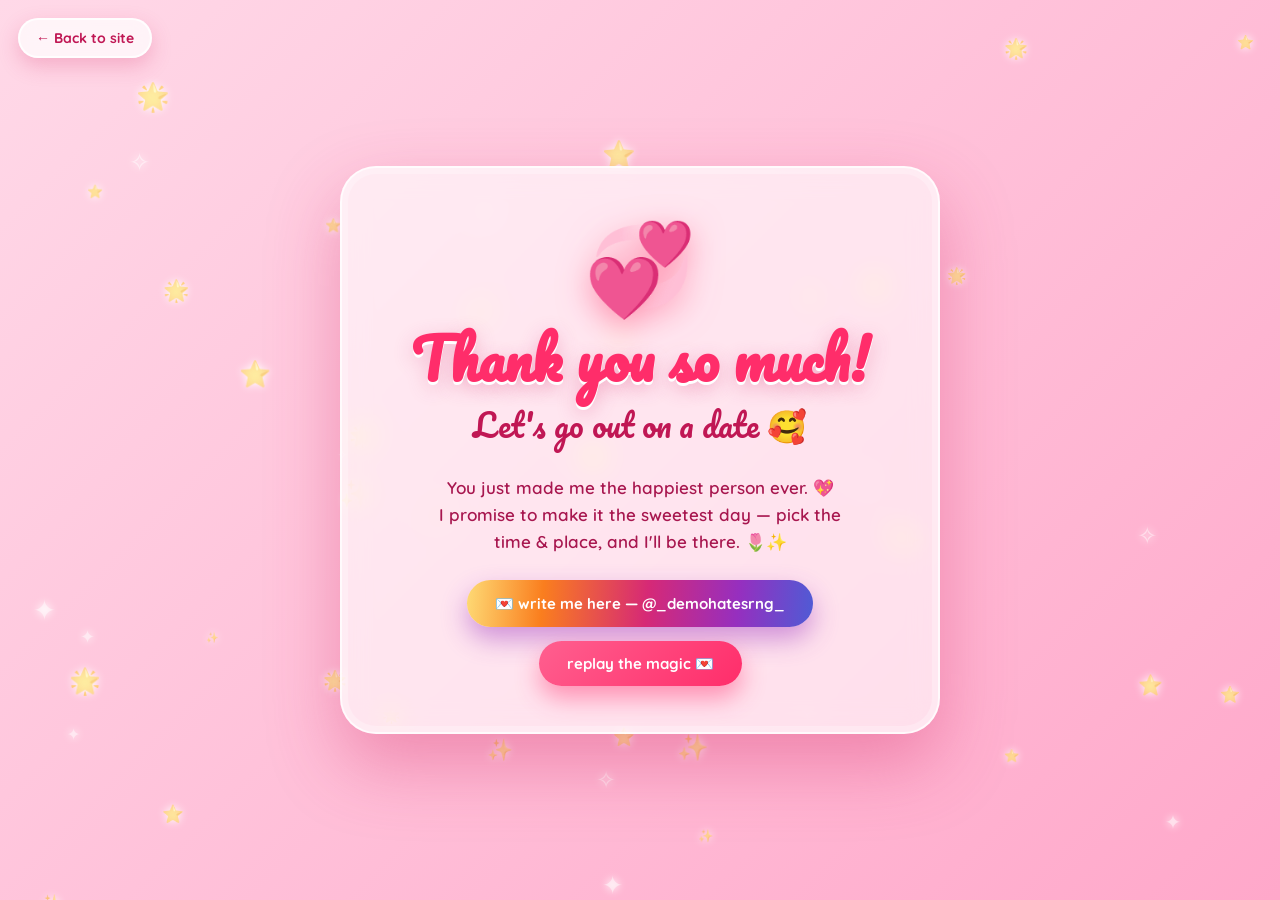
<file: yay.html>
<!DOCTYPE html>
<html lang="en">
<head>
<meta charset="UTF-8" />
<meta name="viewport" content="width=device-width, initial-scale=1.0" />
<meta name="robots" content="noindex" />
<title>Yay! 💞 It's a date</title>
<link rel="icon" href="data:image/svg+xml,%3Csvg xmlns='http://www.w3.org/2000/svg' width='32' height='32' viewBox='0 0 32 32'%3E%3Ctext y='26' font-size='26'%3E%F0%9F%92%9E%3C/text%3E%3C/svg%3E" />
<link rel="preconnect" href="https://fonts.googleapis.com">
<link rel="preconnect" href="https://fonts.gstatic.com" crossorigin>
<link href="https://fonts.googleapis.com/css2?family=Pacifico&family=Quicksand:wght@500;600;700&display=swap" rel="stylesheet">
<style>
  *{ box-sizing:border-box; margin:0; padding:0; }
  html,body{ height:100%; }
  body{
    font-family:'Quicksand',system-ui,sans-serif;
    min-height:100vh;
    overflow:hidden;
    background:linear-gradient(135deg,#ffd9e8 0%, #ff9ec4 40%, #ff6ba6 75%, #ff4f93 100%);
    background-size:300% 300%;
    animation:bgShift 12s ease infinite;
    display:flex;
    align-items:center;
    justify-content:center;
    text-align:center;
    position:relative;
    color:#7a0030;
  }
  @keyframes bgShift{
    0%{ background-position:0% 50%; }
    50%{ background-position:100% 50%; }
    100%{ background-position:0% 50%; }
  }

  .sky{ position:fixed; inset:0; overflow:hidden; pointer-events:none; z-index:1; }
  .float{
    position:absolute; bottom:-60px; opacity:0;
    animation:rise linear forwards;
    filter:drop-shadow(0 4px 6px rgba(214,51,108,.25));
  }
  @keyframes rise{
    0%{ transform:translateY(0) rotate(0deg) scale(.6); opacity:0; }
    10%{ opacity:.95; } 90%{ opacity:.9; }
    100%{ transform:translateY(-115vh) rotate(360deg) scale(1.15); opacity:0; }
  }
  .twinkle{
    position:absolute; color:#fff7; text-shadow:0 0 8px #fff;
    animation:tw 2.4s ease-in-out infinite;
  }
  @keyframes tw{ 0%,100%{ opacity:.15; transform:scale(.7); } 50%{ opacity:1; transform:scale(1.3); } }

  .card{
    position:relative; z-index:5;
    width:min(92vw,600px);
    padding:54px 36px 46px;
    border-radius:36px;
    background:rgba(255,255,255,.58);
    backdrop-filter:blur(14px); -webkit-backdrop-filter:blur(14px);
    border:2px solid rgba(255,255,255,.8);
    box-shadow:0 30px 70px rgba(214,51,108,.38), inset 0 0 0 6px rgba(255,255,255,.25);
    animation:pop .8s cubic-bezier(.2,1.3,.4,1) both;
  }
  @keyframes pop{ 0%{ transform:scale(.6); opacity:0; } 100%{ transform:scale(1); opacity:1; } }

  .bigheart{
    font-size:90px; line-height:1; display:inline-block;
    animation:beat 1s ease-in-out infinite;
    filter:drop-shadow(0 10px 16px rgba(255,61,110,.5));
  }
  @keyframes beat{
    0%,100%{ transform:scale(1); } 15%{ transform:scale(1.25); }
    30%{ transform:scale(.95); } 45%{ transform:scale(1.15); }
  }

  h1{
    font-family:'Pacifico',cursive;
    font-size:clamp(34px,8vw,56px);
    color:#ff2d6a; margin:16px 0 4px; line-height:1.1;
    text-shadow:0 3px 0 #fff, 0 6px 20px rgba(214,51,108,.3);
  }
  .big{
    font-family:'Pacifico',cursive;
    font-size:clamp(22px,5vw,32px);
    color:#c01754; margin-top:6px;
  }
  p.msg{
    font-weight:600; font-size:17px; color:#a8174f;
    margin-top:22px; line-height:1.6; max-width:440px; margin-inline:auto;
  }
  .back{
    display:inline-block; margin-top:30px;
    font-weight:700; font-size:15px; text-decoration:none;
    color:#fff; padding:13px 28px; border-radius:999px;
    background:linear-gradient(135deg,#ff5f8f,#ff2d6a);
    box-shadow:0 12px 24px rgba(255,45,106,.45);
    transition:transform .18s;
  }
  .back:hover{ transform:translateY(-2px) scale(1.04); }

  /* little nav back to the main site */
  .home-link{
    position:fixed; top:18px; left:18px; z-index:40;
    display:inline-flex; align-items:center; gap:7px;
    font-family:'Quicksand',sans-serif; font-weight:700; font-size:14px;
    text-decoration:none; color:#c01754;
    background:rgba(255,255,255,.72);
    backdrop-filter:blur(8px); -webkit-backdrop-filter:blur(8px);
    padding:9px 16px; border-radius:999px;
    border:2px solid rgba(255,255,255,.85);
    box-shadow:0 8px 20px rgba(214,51,108,.25);
    transition:transform .18s, background .18s;
  }
  .home-link:hover{ transform:translateX(-2px) scale(1.05); background:#fff; }

  .actions{ display:flex; flex-direction:column; align-items:center; gap:14px; margin-top:24px; }
  .actions .back{ margin-top:0; }
  .ig-btn{
    display:inline-block;
    font-weight:700; font-size:15px; text-decoration:none; color:#fff;
    padding:14px 28px; border-radius:999px;
    background:linear-gradient(95deg,#feda75,#fa7e1e 22%,#d62976 52%,#962fbf 78%,#4f5bd5);
    box-shadow:0 12px 26px rgba(150,47,191,.45);
    transition:transform .18s, filter .18s;
  }
  .ig-btn:hover{ transform:translateY(-2px) scale(1.04); filter:brightness(1.05); }
</style>
</head>
<body>

  <a class="home-link" href="./">← Back to site</a>

  <div class="sky" id="sky" aria-hidden="true"></div>

  <main class="card">
    <div class="bigheart">💞</div>
    <h1>Thank you so much!</h1>
    <p class="big">Let's go out on a date 🥰</p>
    <p class="msg">You just made me the happiest person ever. 💖<br/>I promise to make it the sweetest day — pick the time &amp; place, and I'll be there. 🌷✨</p>
    <div class="actions">
      <a class="ig-btn" href="https://instagram.com/_demohatesrng_" target="_blank" rel="noopener">
        💌 write me here — @_demohatesrng_
      </a>
      <a class="back" href="proposal.html">replay the magic 💌</a>
    </div>
  </main>

<script>
  /* greet them by name if we have it */
  try{
    const guestName = sessionStorage.getItem('proposalName');
    if(guestName){
      document.querySelector('h1').textContent = 'Thank you so much, ' + guestName + '!';
    }
  }catch(e){}

  const sky = document.getElementById('sky');
  const hearts = ['💗','💖','💕','❤️','💓','🩷','💞','💘','🌹'];
  const stars  = ['✦','✧','⭐','🌟','✨'];

  function spawnFloat(){
    const el = document.createElement('div');
    el.className = 'float';
    el.textContent = hearts[Math.random()*hearts.length|0];
    el.style.left = Math.random()*100 + 'vw';
    const dur = 6 + Math.random()*7;
    el.style.animationDuration = dur + 's';
    el.style.fontSize = (16 + Math.random()*30) + 'px';
    sky.appendChild(el);
    setTimeout(()=>el.remove(), dur*1000);
  }
  setInterval(spawnFloat, 260);
  for(let i=0;i<18;i++) setTimeout(spawnFloat, i*140);

  for(let i=0;i<46;i++){
    const s = document.createElement('div');
    s.className = 'twinkle';
    s.textContent = stars[Math.random()*stars.length|0];
    s.style.left = Math.random()*100 + 'vw';
    s.style.top  = Math.random()*100 + 'vh';
    s.style.fontSize = (10 + Math.random()*18) + 'px';
    s.style.animationDelay = (Math.random()*2.4) + 's';
    sky.appendChild(s);
  }
</script>
</body>
</html>
</file>
<file: styles.css>
/* =========================================================
   Dhruv (Demo) — portfolio
   Black and white only. Public Sans + BIZ UDPGothic for reading,
   EB Garamond italic for the closing motto.
   ========================================================= */

:root {
  --bg: #ffffff;
  --card: #ffffff;
  --ink: #0a0a0a;
  --ink-2: #3d3d3d;      /* secondary text — 11:1 on white */
  --ink-3: #5c5c5c;      /* dates, notes — 6.9:1 on white */
  --line: #e2e2e2;
  --line-strong: #0a0a0a;
  --chip: #f4f4f4;
  --chip-active: #0a0a0a;
  --chip-active-ink: #ffffff;
  --secret: #c2185b;
  --radius: 22px;

  --sans: "Public Sans", "BIZ UDPGothic", "Hiragino Sans", "Yu Gothic", system-ui, sans-serif;
  --quote: "EB Garamond", "Iowan Old Style", Georgia, serif;

  color-scheme: light dark;
}

@media (prefers-color-scheme: dark) {
  :root {
    --bg: #000000;
    --card: #0b0b0b;
    --ink: #f7f7f7;
    --ink-2: #cfcfcf;    /* 13:1 on black */
    --ink-3: #a6a6a6;    /* 8.9:1 on black */
    --line: #262626;
    --line-strong: #f7f7f7;
    --chip: #141414;
    --chip-active: #f7f7f7;
    --chip-active-ink: #000000;
    --secret: #f48fb1;
  }
}

* { box-sizing: border-box; }

html {
  -webkit-text-size-adjust: 100%;
  scrollbar-gutter: stable;
}

@media (prefers-reduced-motion: no-preference) {
  html { scroll-behavior: smooth; }
}

body {
  margin: 0;
  min-height: 100vh;
  background: var(--bg);
  color: var(--ink);
  font-family: var(--sans);
  font-size: 1.1875rem;          /* 19px */
  line-height: 1.65;
  -webkit-font-smoothing: antialiased;
  overflow-wrap: break-word;
}

html[lang="ja"] body {
  font-size: 1.125rem;           /* 18px */
  line-height: 1.85;
  letter-spacing: 0.02em;
  line-break: strict;
}

a { color: inherit; }
img { max-width: 100%; height: auto; }

::selection { background: var(--ink); color: var(--bg); }

:focus-visible {
  outline: 2px solid var(--ink);
  outline-offset: 3px;
  border-radius: 6px;
}

.skip {
  position: absolute;
  left: 16px;
  top: -60px;
  padding: 8px 14px;
  border-radius: 999px;
  background: var(--bg);
  border: 1px solid var(--line-strong);
  text-decoration: none;
  z-index: 10;
}
.skip:focus { top: 16px; }

.page-shell {
  width: min(1000px, calc(100% - 32px));
  margin: 0 auto;
  padding: 20px 0 64px;
}

/* ---------- card chrome ---------- */
.topbar,
.hero,
.card {
  position: relative;
  border: 1px solid var(--line);
  border-radius: var(--radius);
  background: var(--card);
}

/* ---------- top bar ---------- */
.topbar {
  display: flex;
  align-items: center;
  justify-content: space-between;
  gap: 16px;
  padding: 14px 22px;
  margin-bottom: 18px;
}

.topbar__identity { min-width: 0; }

.topbar__name {
  margin: 0;
  font-size: 1rem;
  font-weight: 700;
  letter-spacing: 0.18em;
  text-transform: uppercase;
  line-height: 1.4;
}

.topbar__name a { text-decoration: none; }

.topbar__kana {
  display: block;
  font-size: 0.85rem;
  font-weight: 400;
  letter-spacing: 0.2em;
  text-transform: none;
  color: var(--ink-3);
}

.topbar__right {
  display: flex;
  flex-direction: column;
  align-items: flex-end;
  gap: 10px;
}

.topbar__tools {
  display: flex;
  flex-wrap: wrap;
  align-items: center;
  justify-content: flex-end;
  gap: 10px;
}

.topbar__links { display: flex; gap: 8px; }

.topbar__links a {
  display: inline-grid;
  place-items: center;
  width: 38px;
  height: 38px;
  color: var(--ink);
  border: 1px solid var(--line);
  border-radius: 999px;
  background: var(--chip);
}

.topbar__icon { width: 17px; height: 17px; }

/* language switch: two halves of one pill, current half filled */
.lang {
  display: inline-flex;
  height: 38px;
  border: 1px solid var(--line);
  border-radius: 999px;
  background: var(--chip);
  overflow: hidden;
  font-size: 0.9rem;
  font-weight: 600;
}

.lang a {
  display: inline-flex;
  align-items: center;
  padding: 0 14px;
  color: var(--ink-3);
  text-decoration: none;
}

.lang a[aria-current="page"] {
  color: var(--chip-active-ink);
  background: var(--chip-active);
}

.topbar__nav {
  display: flex;
  flex-wrap: wrap;
  justify-content: flex-end;
  gap: 4px 20px;
}

.topbar__nav a {
  color: var(--ink);
  text-decoration: none;
  font-size: 1.0625rem;
  font-weight: 600;
  text-underline-offset: 0.32em;
  text-decoration-thickness: 2px;
}

.topbar__nav .nav-secret { color: var(--ink-3); }

@media (hover: hover) {
  .topbar__links a,
  .lang a,
  .hero__links a,
  .topbar__nav .nav-secret {
    transition: background 160ms ease, color 160ms ease, border-color 160ms ease;
  }
  .topbar__links a:hover,
  .hero__links a:hover { border-color: var(--line-strong); }
  .lang a:not([aria-current="page"]):hover { color: var(--ink); }
  .topbar__nav a:hover { text-decoration: underline; }
  .topbar__nav .nav-secret:hover { color: var(--secret); }
}

/* ---------- hero ---------- */
main {
  display: grid;
  gap: 18px;
}

.hero { padding: 28px 26px; }

.hero--home {
  display: grid;
  grid-template-columns: minmax(0, 1fr) 280px;
  gap: 44px;
  align-items: center;
  padding: 44px 44px 44px 40px;
}

.hero__name {
  margin: 0;
  font-size: 3.25rem;            /* 52px */
  font-weight: 700;
  line-height: 1.05;
  letter-spacing: -0.01em;
}

.hero__aka {
  display: flex;
  flex-wrap: wrap;
  gap: 4px 14px;
  margin-top: 10px;
  font-size: 1.125rem;
  font-weight: 400;
  letter-spacing: 0.02em;
  color: var(--ink-3);
}

.hero__aka-label {
  align-self: center;
  padding: 1px 10px;
  border: 1px solid var(--line);
  border-radius: 999px;
  font-size: 0.8rem;
  font-weight: 600;
  letter-spacing: 0.06em;
  color: var(--ink-3);
}

.hero__role {
  margin: 22px 0 18px;
  padding-top: 18px;
  border-top: 1px solid var(--line);
  font-size: 1.1875rem;
  font-weight: 600;
  color: var(--ink);
}

.hero__lead {
  max-width: 36rem;
  margin: 0;
  color: var(--ink-2);
}

.hero__lead + .hero__lead { margin-top: 12px; }

.hero__meta-links {
  display: flex;
  flex-wrap: wrap;
  gap: 6px 20px;
  margin-top: 20px;
}

.hero__meta-links a {
  color: var(--ink);
  font-weight: 600;
  text-decoration: underline;
  text-decoration-color: var(--line);
  text-decoration-thickness: 2px;
  text-underline-offset: 0.28em;
}

@media (hover: hover) {
  .hero__meta-links a { transition: text-decoration-color 160ms ease; }
  .hero__meta-links a:hover { text-decoration-color: currentColor; }
}

.hero__portrait { margin: 0; }

.hero__portrait img {
  display: block;
  width: 100%;
  aspect-ratio: 4 / 5;
  object-fit: cover;
  border-radius: 18px;
}

/* ---------- sections ---------- */
.card {
  padding: 30px 32px;
  scroll-margin-top: 18px;
}

.section-heading {
  display: flex;
  align-items: baseline;
  justify-content: space-between;
  gap: 12px;
  margin-bottom: 18px;
}

.section-heading h2 {
  margin: 0;
  font-size: 2rem;               /* 32px */
  font-weight: 700;
  line-height: 1.2;
  letter-spacing: -0.005em;
}

.section-heading__note {
  margin: 0;
  font-size: 1rem;
  color: var(--ink-3);
}

.card p {
  margin: 0;
  color: var(--ink-2);
}

.card p + p { margin-top: 6px; }

.card a {
  color: var(--ink);
  text-decoration: underline;
  text-decoration-thickness: 1px;
  text-underline-offset: 0.2em;
}

.intro { max-width: 40rem; }

.status {
  font-size: 0.95rem;
  font-weight: 600;
  letter-spacing: 0.02em;
  color: var(--ink-3);
}

/* research areas: two-up list, lead item full width */
.areas {
  display: grid;
  grid-template-columns: repeat(2, minmax(0, 1fr));
  gap: 0 36px;
  margin-top: 18px;
}

.area {
  padding: 16px 0 14px;
  border-top: 1px solid var(--line);
}

.area--lead { grid-column: 1 / -1; }

.area h3 {
  margin: 0;
  font-size: 1.3125rem;          /* 21px */
  font-weight: 700;
  line-height: 1.4;
  color: var(--ink);
}

.area p { margin-top: 4px !important; }

/* date-left rows: education, skills */
.rows { display: grid; }

.row {
  display: grid;
  grid-template-columns: 170px minmax(0, 1fr);
  gap: 20px;
  padding: 18px 0;
  border-top: 1px solid var(--line);
  align-items: start;
}

.row:first-child {
  border-top: 0;
  padding-top: 0;
}

.row__meta {
  margin: 0;
  font-size: 1rem;
  line-height: 1.55;
  color: var(--ink-3) !important;
  font-variant-numeric: tabular-nums;
}

.row__body h3 {
  margin: 0;
  font-size: 1.3125rem;
  font-weight: 700;
  line-height: 1.4;
  color: var(--ink);
}

.row__body p { margin-top: 6px; }

.row__sub {
  font-size: 1rem;
  font-weight: 600;
  color: var(--ink) !important;
}

.row--skills { grid-template-columns: 200px minmax(0, 1fr); align-items: baseline; }
.row--skills .row__meta { font-weight: 600; color: var(--ink) !important; }
.row--skills .row__body p { margin: 0; }

/* contact */
.contact-line { margin-top: 16px; }

.hero__links {
  display: flex;
  flex-wrap: wrap;
  gap: 10px;
}

.hero__links a {
  display: inline-flex;
  align-items: center;
  padding: 9px 16px;
  color: var(--ink);
  text-decoration: none !important;
  border: 1px solid var(--line);
  border-radius: 999px;
  background: var(--chip);
  font-weight: 600;
  font-size: 1.0625rem;
}

/* ---------- closing motto ---------- */
.motto {
  margin: 56px auto 0;
  max-width: 820px;
  padding: 0 16px;
  text-align: center;
}

.motto p {
  margin: 0;
  font-family: var(--quote);
  font-style: italic;
  font-weight: 400;
  font-size: clamp(1.9rem, 1.3rem + 2.4vw, 2.9rem);
  line-height: 1.25;
  letter-spacing: -0.005em;
  color: var(--ink);
  text-wrap: balance;
}

.motto p::before { content: "“"; }
.motto p::after { content: "”"; }

/* ---------- footer ---------- */
.footer {
  display: flex;
  justify-content: center;
  margin-top: 28px;
  font-size: 1rem;
  color: var(--ink-3);
}

.footer p { margin: 0; }

/* ---------- small pages (cv, 404) ---------- */
.note-page main { align-content: start; }
.note-page .hero { padding: 34px 30px; }
.note-page h1 {
  margin: 0 0 10px;
  font-size: 2rem;
  font-weight: 700;
  line-height: 1.25;
}

.cv-later { display: none; }
.cv-missing .cv-opening { display: none; }
.cv-missing .cv-later { display: block; }

/* ---------- Japanese tuning ---------- */
:lang(ja) h2,
:lang(ja) h3 { letter-spacing: 0.02em; }

@supports (word-break: auto-phrase) {
  :lang(ja) h1,
  :lang(ja) h2,
  :lang(ja) h3 { word-break: auto-phrase; text-wrap: balance; }
}

ruby rt {
  font-size: 0.55em;
  letter-spacing: 0.04em;
  color: var(--ink-3);
}

/* ---------- responsive ---------- */
@media (max-width: 760px) {
  .page-shell {
    width: min(100% - 20px, 1000px);
    padding-top: 10px;
  }

  .topbar {
    flex-wrap: wrap;
    padding: 14px 16px;
  }

  .topbar__right {
    width: 100%;
    align-items: flex-start;
  }

  .topbar__tools,
  .topbar__nav { justify-content: flex-start; }

  .hero { padding: 24px 18px; }

  .hero--home {
    grid-template-columns: 1fr;
    gap: 24px;
    padding: 22px 18px 26px;
  }

  .hero__portrait {
    order: -1;
    width: min(240px, 66%);
  }

  .hero__name { font-size: 2.6rem; }

  .card { padding: 24px 18px; }

  .section-heading { flex-wrap: wrap; }
  .section-heading h2 { font-size: 1.75rem; }

  .areas { grid-template-columns: 1fr; }

  .row,
  .row--skills {
    grid-template-columns: 1fr;
    gap: 4px;
  }
}
</file>
